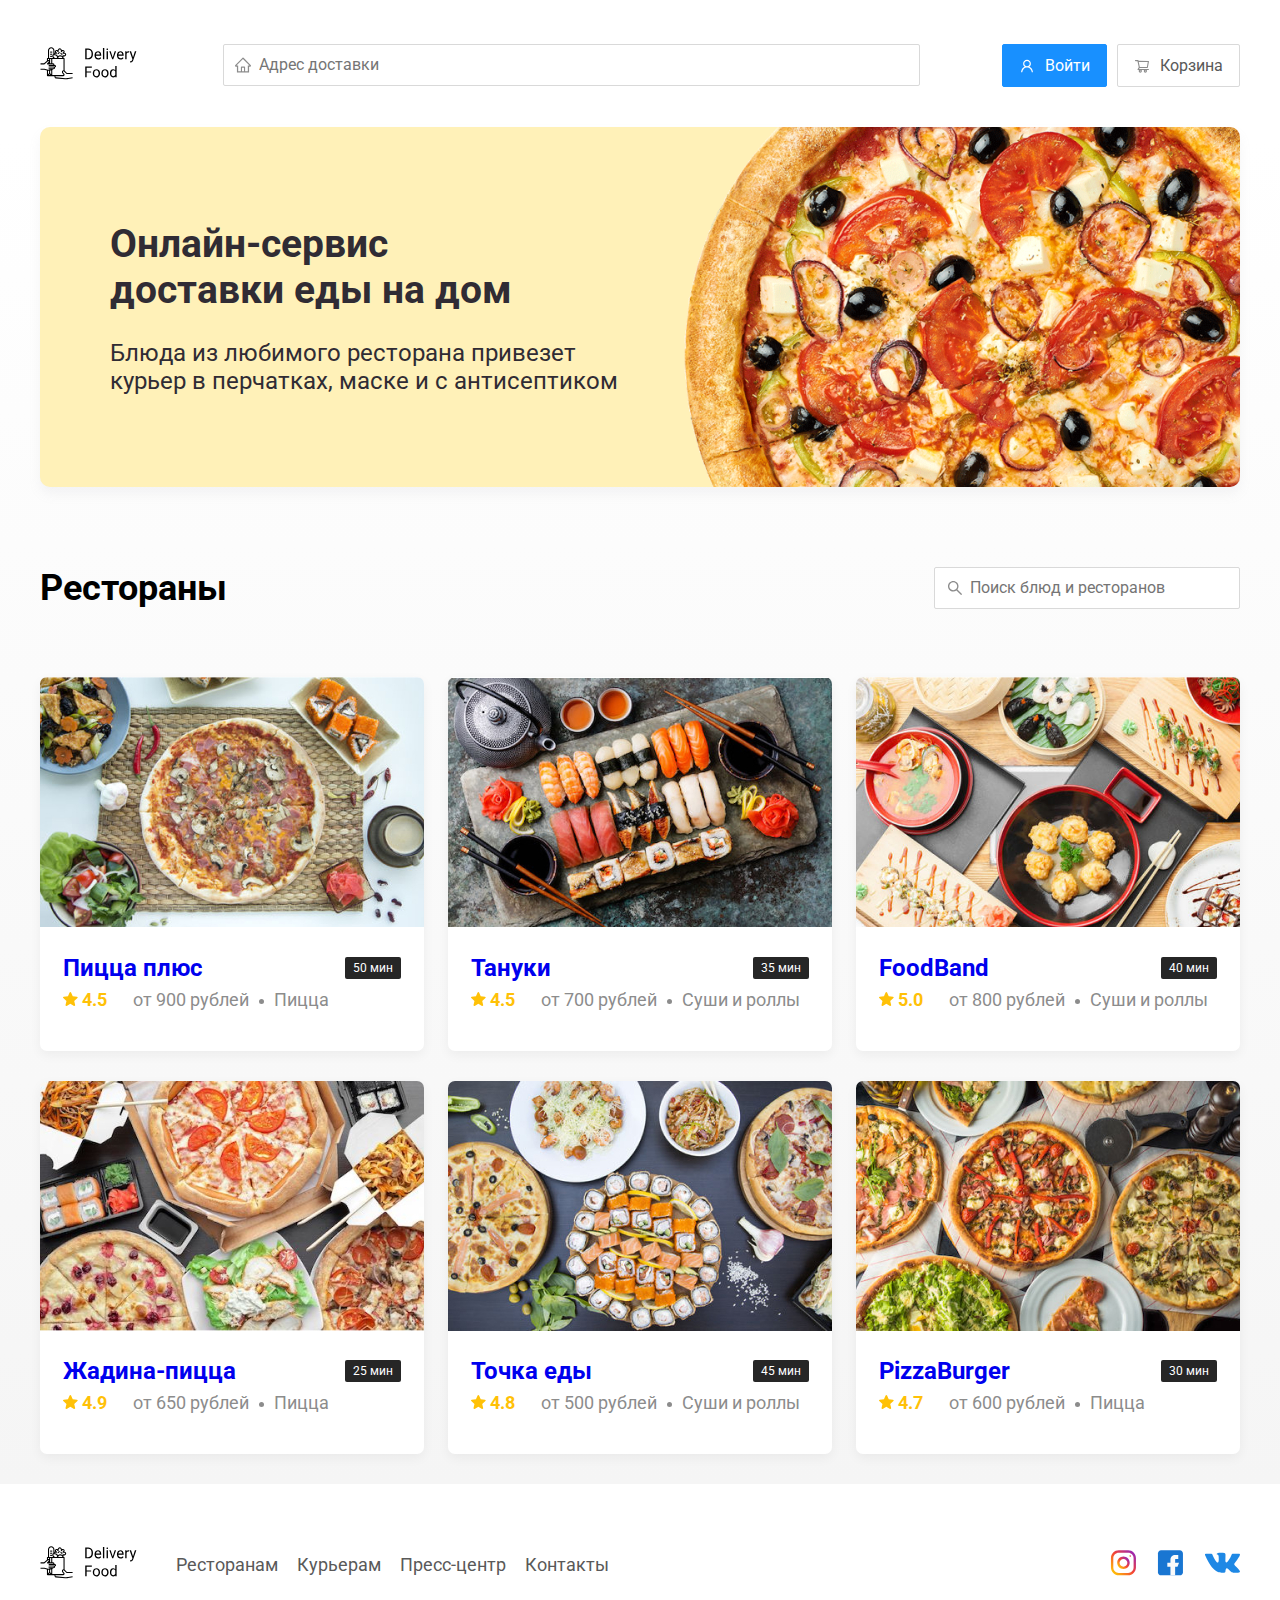
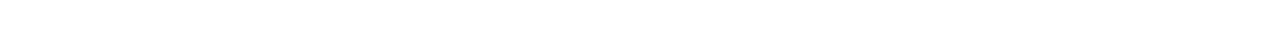
<file: index.html>
<!DOCTYPE html>
<html lang="ru,eng">
  <head>
    <meta charset="UTF-8">
    <link href="https://fonts.googleapis.com/css2?family=Roboto:wght@400;700&display=swap" rel="stylesheet">
    <link rel="stylesheet" href="css/normalize.css">
    <link rel="stylesheet" href="css/animate.css">
    <link rel="stylesheet" href="css/style.css">
    <title>Delivery Food - доставка еды на дом</title>
  </head>

  <body>
    <div class="container">

    <!--шапка сайта -->
        <header class="header">
            <a href="delivery.html"><img class="logo animated fadeInDown" src="img/logo.svg" alt="logo"></a>
            <input class="input input-address" type="text" placeholder="Адрес доставки" >
            <div class="buttons">
                <button class="button button-primary">
                    <img  class="button-icon" src="img/blue-button.svg" alt="blue-button">
                    <span class="button-text">Войти</span>
                </button>
                <button class="button">
                    <img class="button-icon" src="img/white-button.svg" alt="white-button">
                    <span class="button-text">Корзина</span>
                </button>
            </div>
        </header>
    </div>

    <main class="main">
        <div class="container">
                <!-- Секция промо -->
        <section class="promo  animated fadeInDown delay-1s slow">
            <h1 class="promo-title">Онлайн-сервис <br> доставки еды на дом</h1>
            <p class="promo-text">Блюда из любимого ресторана привезет <br> 
            курьер в перчатках, маске и с антисептиком</p>
        </section>
    
        <section class="restaurants">
            <div class="section-heading">
                <h1 class="section-title">Рестораны</h1>
                <input  class="input input-search" type="text" placeholder="Поиск блюд и ресторанов"> 
            </div>

            <div class="cards">
                <a href="restaurant.html" class="card animated fadeIn delay-1s slow">
                    <img class="card-image" src="img/image.jpg" alt="image">
                    <div class="card-text">
                        <div class="card-heading">
                            <h3 class="card-title">Пицца плюс</h3>
                            <span class="card-tag tag">50 мин</span>
                        </div>
                       
                        <div class="card-info">
                            <div class="card-rating"> <img src="img/star.svg" alt="star"> 4.5</div>
                            <div class="card-price">от 900 рублей</div>
                            <div class="category">Пицца</div>
                        </div>
                    </div>   
                </a>

                <a href="restaurant.html" class="card animated fadeIn delay-1s slow">
                    <img class="card-image" src="img/image-1.jpg" alt="image">
                    <div class="card-text">
                        <div class="card-heading">
                            <h3 class="card-title">Тануки</h3>
                            <span class="card-tag tag">35 мин</span>
                        </div>
                       
                        <div class="card-info">
                            <div class="card-rating"><img src="img/star.svg" alt="star"> 4.5</div>
                            <div class="card-price">от 700 рублей</div>
                            <div class="category">Суши и роллы</div>
                        </div>
                    </div>  
                </a>

                <a href="restaurant.html" class="card animated fadeIn delay-1s slow">
                    <img class="card-image" src="img/image-2.jpg" alt="image">
                    <div class="card-text">
                        <div class="card-heading">
                            <h3 class="card-title">FoodBand</h3>
                            <span class="card-tag tag">40 мин</span>
                        </div>
                       
                        <div class="card-info">
                            <div class="card-rating"><img src="img/star.svg" alt="star"> 5.0</div>
                            <div class="card-price">от 800 рублей</div>
                            <div class="category">Суши и роллы</div>
                        </div>
                    </div> 
                </a>

                <a href="restaurant.html" class="card animated fadeIn delay-2s slow">
                    <img class="card-image" src="img/image-3.jpg" alt="image">
                    <div class="card-text">
                        <div class="card-heading">
                            <h3 class="card-title">Жадина-пицца</h3>
                            <span class="card-tag tag">25 мин</span>
                        </div>
                       
                        <div class="card-info">
                            <div class="card-rating"><img src="img/star.svg" alt="star"> 4.9</div>
                            <div class="card-price">от 650 рублей</div>
                            <div class="category">Пицца</div>
                        </div>
                    </div>                   
                </a>

                <a href="restaurant.html" class="card animated fadeIn delay-2s slow">
                    <img class="card-image" src="img/image-4.jpg" alt="image">
                    <div class="card-text">
                        <div class="card-heading">
                            <h3 class="card-title">Точка еды</h3>
                            <span class="card-tag tag">45 мин</span>
                        </div>
                       
                        <div class="card-info">
                            <div class="card-rating"><img src="img/star.svg" alt="star"> 4.8</div>
                            <div class="card-price">от 500 рублей</div>
                            <div class="category">Суши и роллы</div>
                        </div>
                    </div>   
                </a>

                <a href="restaurant.html" class="card animated fadeIn delay-2s slow">
                    <img class="card-image" src="img/image-5.jpg" alt="image">
                    <div class="card-text">
                        <div class="card-heading">
                            <h3 class="card-title">PizzaBurger</h3>
                            <span class="card-tag tag">30 мин</span>
                        </div>
                       
                        <div class="card-info">
                            <div class="card-rating"><img src="img/star.svg" alt="star"> 4.7</div>
                            <div class="card-price">от 600 рублей</div>
                            <div class="category">Пицца</div>
                        </div>
                    </div>   
                </a>
            </div>

        </section>
        </div>
    </main>
    <footer>
        <div class="container">
            <div class="footer-block">
                <a href="delivery.html"><img class="logo footer-logo animated fadeInDown" src="img/logo.svg" alt="logo"></a>
                <nav class="footer-nav">
                    <a href="#" class="footer-link">Ресторанам</a>
                    <a href="#" class="footer-link">Курьерам</a>
                    <a href="#" class="footer-link">Пресс-центр</a>
                    <a href="#" class="footer-link">Контакты</a>
                </nav>
                <div class="social-links">
                    <a href="#" class="social-link"><img src="img/inst.svg" alt="inst"></a>
                    <a href="#" class="social-link"><img src="img/fb.svg" alt="fb"></a>
                    <a href="#" class="social-link"><img src="img/vk.svg" alt="vk"></a>
                </div>
            </div>
        </div>
    </footer>

    <script src="js/wow.min.js"></script>
    <script src="js/main.js"></script>
  </body>
</html>
</file>
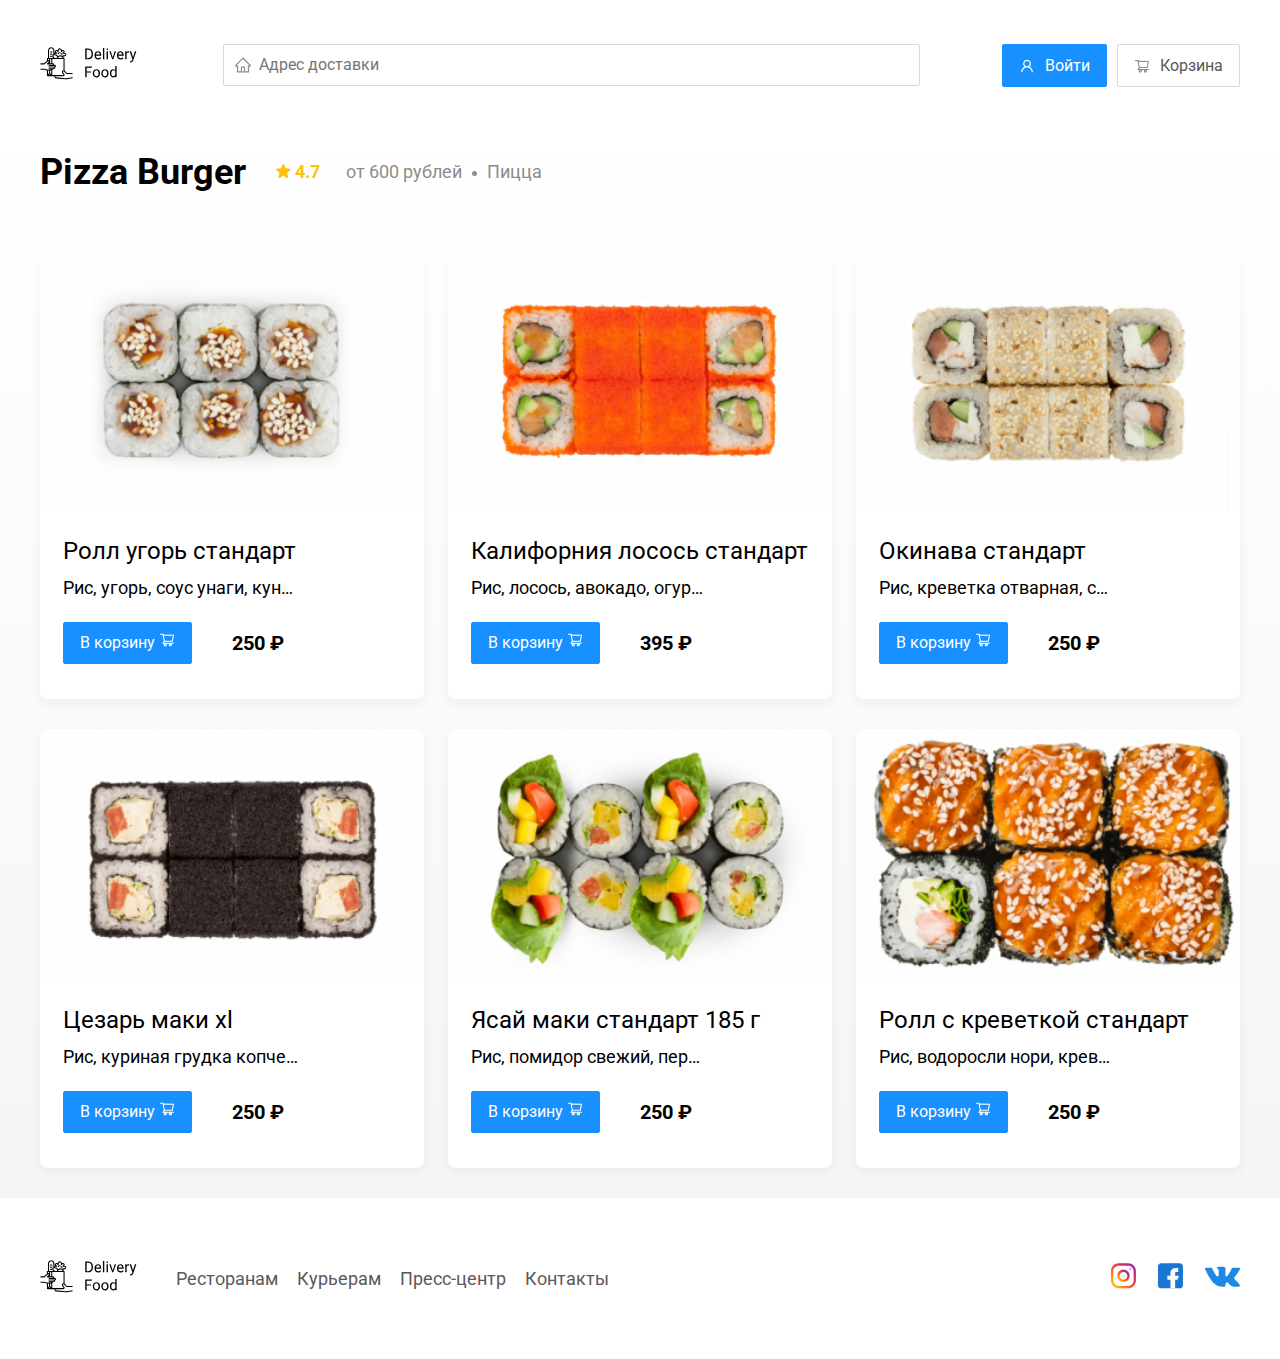
<file: restaurant.html>
<!DOCTYPE html>
<html lang="ru,eng">
  <head>
    <meta charset="UTF-8">
    <link href="https://fonts.googleapis.com/css2?family=Roboto:wght@400;700&display=swap" rel="stylesheet">
    <link rel="stylesheet" href="css/normalize.css">
    <link rel="stylesheet" href="css/animate.css">
    <link rel="stylesheet" href="css/style.css">
    <title>Pizaa Burger restaurant</title>
  </head>

  <body>
    <div class="container">

    <!--шапка сайта -->
        <header class="header">
            <a href="delivery.html"><img class="logo animated fadeInDown" src="img/logo.svg" alt="logo"></a>
            <input class="input input-address" type="text" placeholder="Адрес доставки" >
            <div class="buttons">
                <button class="button button-primary">
                    <img  class="button-icon" src="img/blue-button.svg" alt="blue-button">
                    <span class="button-text">Войти</span>
                </button>
                <button class="button" id="cart-button">
                    <img class="button-icon" src="img/white-button.svg" alt="white-button">
                    <span class="button-text">Корзина</span>
                </button>
            </div>
        </header>
    </div>

    <main class="main">
        <div class="container">
    
        <section class="restaurants">
            <div class="section-heading">
                <h1 class="section-title">Pizza Burger</h1>
                <div class="card-info">
                    <div class="card-rating"><img src="img/star.svg" alt="star"> 4.7</div>
                    <div class="card-price">от 600 рублей</div>
                    <div class="category">Пицца</div>
                </div> 
            </div>



            <div class="cards">
                <div class="card animated fadeIn delay-1s slow">
                    <img class="card-image" src="img/1.jpg" alt="image">
                    <div class="card-text">
                        <div class="card-heading">
                            <h3 class="card-title card-title-reg">Ролл угорь стандарт</h3>
                        </div>
                       
                        <div class="card-info">
                            <div class="ingridients">Рис, угорь, соус унаги, кунжут, водоросли нори.</div>    
                        </div>
                        <div class="card-buttons">
                            <button class="button button-primary">
                                <span class="button-card-text">В корзину</span>
                                <img  class="button-cart-image" src="img/shopping-cart.svg" alt="shopping-cart">
                            </button>
                            <strong class="card-price-bold">250 ₽</strong>
                        </div>
                    </div>   
                </div>

                <div class="card animated fadeIn delay-1s slow">
                    <img class="card-image" src="img/2.jpg" alt="image">
                    <div class="card-text">
                        <div class="card-heading">
                            <h3 class="card-title card-title-reg">Калифорния лосось стандарт</h3>
                        </div>
                       
                        <div class="card-info">
                            <div class="ingridients">Рис, лосось, авокадо, огурец, майонез, икра масаго, водоросли нори.</div>
                        </div>
                        <div class="card-buttons">
                            <button class="button button-primary">
                                <span class="button-card-text">В корзину</span>
                                <img class="button-cart-image" src="img/shopping-cart.svg" alt="shopping-cart">
                            </button>
                            <strong class="card-price-bold">395 ₽</strong>
                        </div>
                    </div>  
                </div>

                <div class="card animated fadeIn delay-1s slow">
                    <img class="card-image" src="img/3.jpg" alt="image">
                    <div class="card-text">
                        <div class="card-heading">
                            <h3 class="card-title card-title-reg">Окинава стандарт</h3>
                        </div>
                       
                        <div class="card-info">
                            <div class="ingridients">Рис, креветка отварная, сыр сливочный, лосось, огурец свежий...</div>
                        </div>
                        <div class="card-buttons">
                            <button class="button button-primary">
                                <span class="button-card-text">В корзину</span>
                                <img class="button-cart-image" src="img/shopping-cart.svg" alt="shopping-cart">
                            </button>
                            <strong class="card-price-bold">250 ₽</strong>
                        </div>
                    </div> 
                </div>

                <div class="card animated fadeIn delay-2s slow">
                    <img class="card-image" src="img/4.jpg" alt="image">
                    <div class="card-text">
                        <div class="card-heading">
                            <h3 class="card-title card-title-reg">Цезарь маки хl</h3>
                        </div>
                       
                        <div class="card-info">
                            <div class="ingridients">Рис, куриная грудка копченая, икра масаго, томат, айсберг, соус цезарь...</div>
                        </div>
                        <div class="card-buttons">
                            <button class="button button-primary">
                                <span class="button-card-text">В корзину</span>
                                <img class="button-cart-image" src="img/shopping-cart.svg" alt="shopping-cart">
                            </button>
                            <strong class="card-price-bold">250 ₽</strong>
                        </div>
                    </div>                   
                </div>

                <div class="card animated fadeIn delay-2s slow">
                    <img class="card-image" src="img/5.jpg" alt="image">
                    <div class="card-text">
                        <div class="card-heading">
                            <h3 class="card-title card-title-reg">Ясай маки стандарт 185 г</h3>
                        </div>
                       
                        <div class="card-info">
                            <div class="ingridients">Рис, помидор свежий, перец болгарский, авокадо, огурец, айсберг</div>
                        </div>

                        <div class="card-buttons">
                            <button class="button button-primary">
                                <span class="button-card-text">В корзину</span>
                                <img class="button-cart-image" src="img/shopping-cart.svg" alt="shopping-cart">
                            </button>
                            <strong class="card-price-bold">250 ₽</strong>
                        </div>
                    </div>   
                </div>

                <div class="card animated fadeIn delay-2s slow">
                    <img class="card-image" src="img/6.jpg" alt="image">
                    <div class="card-text">
                        <div class="card-heading">
                            <h3 class="card-title card-title-reg">Ролл с креветкой стандарт</h3>
                        </div>
                       
                        <div class="card-info">
                            <div class="ingridients">Рис, водоросли нори, креветки отварные, сыр сливочный, огурцы</div>
                        </div>
                        <div class="card-buttons">
                            <button class="button button-primary">
                                <span class="button-card-text">В корзину</span>
                                <img class="button-cart-image" src="img/shopping-cart.svg" alt="shopping-cart">
                            </button>
                            <strong class="card-price-bold">250 ₽</strong>
                        </div>
                    </div>   
                </div>
            </div>
        </section>
        </div>
    </main>
    <footer>
        <div class="container">
            <div class="footer-block">
                <a href="delivery.html"><img class="logo animated fadeInDown" src="img/logo.svg" alt="logo"></a>
                <nav class="footer-nav">
                    <a href="#" class="footer-link">Ресторанам</a>
                    <a href="#" class="footer-link">Курьерам</a>
                    <a href="#" class="footer-link">Пресс-центр</a>
                    <a href="#" class="footer-link">Контакты</a>
                </nav>
                <div class="social-links">
                    <a href="#" class="social-link"><img src="img/inst.svg" alt="inst"></a>
                    <a href="#" class="social-link"><img src="img/fb.svg" alt="fb"></a>
                    <a href="#" class="social-link"><img src="img/vk.svg" alt="vk"></a>
                </div>
            </div>
        </div>
    </footer>

<!-- Модальное окно -->
    <div class="modal">
        <div class="modal-dialog">
            <div class="modal-header">
                <h3 class="modal-title">Корзина</h3>
                <button class="close" id="close">&times;</button>
            </div>
            <div class="modal-body">
                <div class="food-row">
                    <span class="food-name">Ролл угорь стандарт</span>
                    <strong class="food-price">250 ₽</strong>
                    <div class="food-counter">
                        <button class="counter-button">-</button>
                        <span class="counter">1</span>
                        <button class="counter-button">+</button>
                    </div>
                </div>
                <div class="food-row">
                    <span class="food-name">Ролл угорь стандарт</span>
                    <strong class="food-price">250 ₽</strong>
                    <div class="food-counter">
                        <button class="counter-button">-</button>
                        <span class="counter">1</span>
                        <button class="counter-button">+</button>
                    </div>
                </div>
                <div class="food-row">
                    <span class="food-name">Ролл угорь стандарт</span>
                    <strong class="food-price">250 ₽</strong>
                    <div class="food-counter">
                        <button class="counter-button">-</button>
                        <span class="counter">1</span>
                        <button class="counter-button">+</button>
                    </div>
                </div>
                <div class="food-row">
                    <span class="food-name">Ролл угорь стандарт</span>
                    <strong class="food-price">250 ₽</strong>
                    <div class="food-counter">
                        <button class="counter-button">-</button>
                        <span class="counter">1</span>
                        <button class="counter-button">+</button>
                    </div>
                </div>
                <div class="food-row">
                    <span class="food-name">Ролл угорь стандарт</span>
                    <strong class="food-price">250 ₽</strong>
                    <div class="food-counter">
                        <button class="counter-button">-</button>
                        <span class="counter">1</span>
                        <button class="counter-button">+</button>
                    </div>
                </div>
            </div>
            <div class="modal-footer">
                <span class="pricetag">1250p</span>
                <div class="footer-button">
                    <button class="button button-primary">Оформить заказ</button>
                    <button class="button">Отмена</button>
                </div>

            </div>
        </div>
    </div>
    <script src="js/wow.min.js"></script>  
    <script src="js/main.js"></script>
  </body>
</html>
</file>
<file: css/style.css>
*{
    box-sizing: border-box;/*чтобы правильно высчитывались ширина и высота объектов*/
    
}
body{
    font-family: 'Roboto', sans-serif;
    padding-top: 44px;
}
.container{
    max-width: 1200px;
    margin: auto;
}

.header{
    display: flex; /*элементы в строку*/
    align-items: center; /*по вертик по центру отностильно высоты*/
    justify-content: space-between; /*по краям*/
    margin-bottom: 40px;
}
.input{
    background: #FFFFFF;
    border: 1px solid #D9D9D9;
    border-radius: 2px;
    font-size: 16px;
    line-height: 24px;
    padding: 8px;
    padding-left: 35px;
    background-repeat: no-repeat;
    background-position: left 11px center;
}

.input-address{
    /*width: 690px;*/
    flex: 0.8; /*будеь занимать 80% всего пространства*/
    background-image: url(../img/Vector.svg);
}

.input-search{
    width: 306px;
    background-image: url(../img/search.svg);
    margin-left: auto;
}

.buttons{
    display: flex;
    align-items: center;
}

.button{
    padding: 8px 16px; /*p8-16*/
    box-shadow: 0px 0px 2px rgba(0, 0, 0, 0.0015);
    border-radius: 2px;
    background: #FFFFFF;
    border: 1px solid #D9D9D9;
    color: #595959;
    font-size: 16px;
    line-height: 24px;
}

.button-primary{
    background: #1890FF;
    color: #FFFFFF;
    border: 1px solid #1890FF;
    margin-right: 10px;
}

.button-icon{
    margin-right: 6px; /*отступ справа*/
    vertical-align: middle; /*вертик выравнивание*/
}

.button-text{
    vertical-align: middle;
}

.promo{
    box-shadow: 0px 7px 12px rgba(158, 158, 163, 0.1);
    background: #FFF1B8 url(../img/pizza.png) no-repeat top -106px right -270px /1000px;
    border-radius: 10px;
    padding: 68px 70px;
    margin-bottom: 56px;
}
.promo-title{
    font-family: Roboto;
    font-style: normal;
    font-weight: bold;
    font-size: 39px;
    line-height: 46px;
    color: #302C34;
}
.promo-text{
    font-family: Roboto;
    font-style: normal;
    font-weight: normal;
    font-size: 24px;
    line-height: 28px;
    color: #302C34;

}
.main{
    background: linear-gradient(180deg, rgba(245, 245, 245, 0) 1.04%, #F5F5F5 100%);
}
.section-heading{
    display: flex;
    align-items: center;
    margin-bottom: 44px;
}

.section-title{
font-family: Roboto;
font-style: normal;
font-weight: bold;
font-size: 36px;
line-height: 42px;
margin-right: 30px;

}

.cards{
    display: flex;
    flex-wrap: wrap;/*если не помещяются на одну строчку,то переход на след строку*/
    align-items: flex-start;
    justify-content: space-between;
}
.card{
    background: #FFFFFF;
    box-shadow: 0px 4px 12px rgba(0, 0, 0, 0.05);
    border-radius: 7px;
    overflow: hidden; /*удаляется все, что выходит за края карточки*/
    margin-bottom: 30px;
   /* flex-basis:30%;!!! ломаются размеры карточек!!!*/
   text-decoration: none;
}
.card-image{
    width: 384px;
    height: 250px;
    object-fit: cover; /*если заказчик подставит картинку другого размера, то размер будет подгоняться,обрезаться*/ 
}
.card-text{
    padding-top: 20px;
    padding-bottom: 35px;
    padding-left: 23px;
    padding-right: 23px;
}

.card-heading{
    display: flex;
    align-items: center;
    justify-content: space-between;
}

.card-title{
    font-family: Roboto;
    font-style: normal;
    font-weight: bold;
    font-size: 24px;
    line-height: 32px;
    margin: 0;
}
.card-title-reg{
font-weight: 400;
}

.card-tag{
    font-style: normal;
    font-weight: normal;
    font-size: 12px;
    line-height: 20px;
    color: #FFFFFF;
    background: #262626;
    border-radius: 2px;
    padding: 1px 8px;
}

.card-info{
    display: flex;
    align-items: center;
    flex-wrap: wrap;
}
.card-buttons{
    display: flex;
    align-items: center;
    margin-top: 24px;
}
.card-price-bold{
    font-family: Roboto;
    font-style: normal;
    font-weight: bold;
    font-size: 20px;
    line-height: 32px;
    margin-left: 30px;
}
.card-rating{
    margin-right: 26px;
    color: #FFC107;
    font-family: Roboto;
    font-style: normal;
    font-weight: bold;
    font-size: 18px;
    line-height: 32px;
}

.card-price,
.category{
    font-family: Roboto;
    font-style: normal;
    font-weight: normal;
    font-size: 18px;
    line-height: 32px;
    color: #8C8C8C;
}

.card-price{
    margin-right: 10px;
}

.ingridients{
    text-overflow: ellipsis;
    overflow: hidden;
    white-space: nowrap;
    max-width: 238px;
    font-family: Roboto;
    font-style: normal;
    font-weight: normal;
    font-size: 18px;
    line-height: 21px;
    margin-top: 10px;
}

.card-price:after{
    content: ""; /*поместить что-то в класс, after - в конец*/
    width: 5px;
    height: 5px;
    background-color: #8C8C8C;
    display: inline-block;
    border-radius: 50%;
    margin-left: 10px;
    margin-bottom: 2px;
}

footer{
    padding: 60px 0;
}

.footer-block{
    display: flex;
    justify-content: space-between;
    align-items: center;
}
.footer-nav{
    margin-right: auto;
    margin-left: 35px;
}
.footer-link{
    display: inline-block;
    color: #595959;
    text-decoration: none;
    font-family: Roboto;
    font-style: normal;
    font-weight: normal;
    font-size: 18px;
    line-height: 21px;
}
.footer-link:not(:last-child){
    margin-right: 15px;
}
.social-links{
    display: flex;
    align-items: center;
}
.social-link:not(:last-child){
    margin-right: 21px;
}

.modal{
    display: none;
    position: fixed;
    left: 0;
    top: 0;
    width: 100%;
    height: 100%;
    background: rgba(0, 0, 0, 0.4);
}
.is-open{
    display: flex;
}

.modal-dialog{
    max-width: 780px;
    width: 95%;
    background: #FFFFFF;
    border-radius: 5px;
    margin: auto;
    padding: 40px 45px;
}
.modal-header{
    display: flex;
    justify-content: space-between;
    align-items: center;
    margin-bottom: 45px;
}
.modal-title{
    margin: 0;
    font-family: Roboto;
    font-style: normal;
    font-weight: bold;
    font-size: 36px;
    line-height: 42px;
}
.close{
    font-size: 36px;
    border: none;
    background-color: transparent;/*прозрачный фон*/
}
.modal-body{
    margin-bottom: 52px;
}

.food-row{
    display: flex;
    align-items: flex-start;
    justify-content: space-between;
    padding-bottom: 8px;
    border-bottom: 1px solid #d9d9d9;
    margin-bottom: 15px;
}
.food-name{
    font-size: 18px;
    line-height: 32px;
    font-weight: normal;
}

.food-counter{
    display: flex;
    align-items: center;
}

.counter-button{
    display: flex;
    align-items: center;
    justify-content: center;
    width: 39px;
    height: 32px;
    background: #FFFFFF;
    border: 1px solid #40A9FF;
    box-sizing: border-box;
    border-radius: 2px;
    font-weight: normal;
    font-size: 14px;
    line-height: 22px;
    color: #40A9FF;
}
.counter{
    font-style: 16px;
    line-height: 24px;
    margin-left: 10px;
    margin-right: 10px;
}

.food-price{
    font-weight: bold;
    font-size: 20px;
    line-height: 32px;
    margin-left: auto;
    margin-right: 47px;
}

.modal-footer{
    display: flex;
    justify-content: space-between;
    align-items: center;
}

.footer-buttons{
    display: flex;
    align-items: center;
}

.pricetag{
    color: #FAFAFA;
    font-weight: bold;
    font-size: 20px;
    line-height: 23px;
    background: #262626;
    border-radius: 5px;
    padding: 15px 20px;
}

@media(max-width:1200px){
 .container{
     max-width: width 960px;
 }
 .promo{
     background-size: 750px;
     background-position: top right -300;
 }
.card-rating{
    margin-right: 15px;
}

 .category, .card-price{
    font-size: 18px;
    color: #8C8C8C;
    line-height: 32px;
 }
}

@media(max-width: 992px){
    .container{
        max-width: 750px;
    }
    .promo{
        padding: 50px;
        background-size: 500px;
        background-position: center right -200px;
    }
    .promo-text{
        font-size:18px;
        max-width: 400px;
    }
    .card{
        flex-basis: 49%;
    }
    .footer-link{
        font-size: 16px;
    }
}

@media(max-width: 768px){
    .container{
        max-width: 560px;
    }
    .card .rating{
        flex-basis: 100%;
    }
    .card-info{
        flex-wrap: wrap;
    }
    .card-title{
        font-size: 18px;
    }
    .promo{
        background-size: 500px;
        background-position: bottom 50px right -200px;
    }
    .promo-title{
        font-size: 20px;
        line-height: 1.4;
    }
    .promo-text{
        margin-top: 0;
    }
}

@media(max-width: 578px){
.container{
    width: 90%;
}
.header{
    flex-wrap: wrap;
}
.input-address{
    margin-top: 15px;
    order: 5; /*станет последним по счету*/
    flex: 1;/*растянуть на всю ширину*/
}
.promo{
    background-image: none;
}
.promo-title{
    margin-bottom: 10px;
}
.section-title{
    font-size: 20px;
}
.card{
    display: flex;
    flex-basis: 100%;
}
.card-image{
    width:100%;
}
footer{
    padding: 30px 0;
}
.footer-block{
    align-items: flex-start;
}
.footer-nav{
    order:0;
    margin-left: 0;
    margin-right: 0;
    display: flex;
    flex-direction: column;
}
.footer-logo{
    order:1;
    margin-right: 15px;
}
.social-links{
    order:2;
}
}
@media(max-width: 480px){
.button-text{
    display: none;
}
.button{
    min-height: 40px;
}
.promo{
    padding: 20px;
}
.section-heading{
    flex-wrap: wrap;
}
.footer-block{
    flex-wrap: wrap;
    flex-direction: column;
    align-items: center;
}
.footer-logo{
    order:0;
    margin-bottom: 20px;
}
.footer-nav{
    margin-bottom: 20px;
    text-align: center;
}
.footer-link:not(:last-child){
    margin-right: 0;
}
}
</file>
